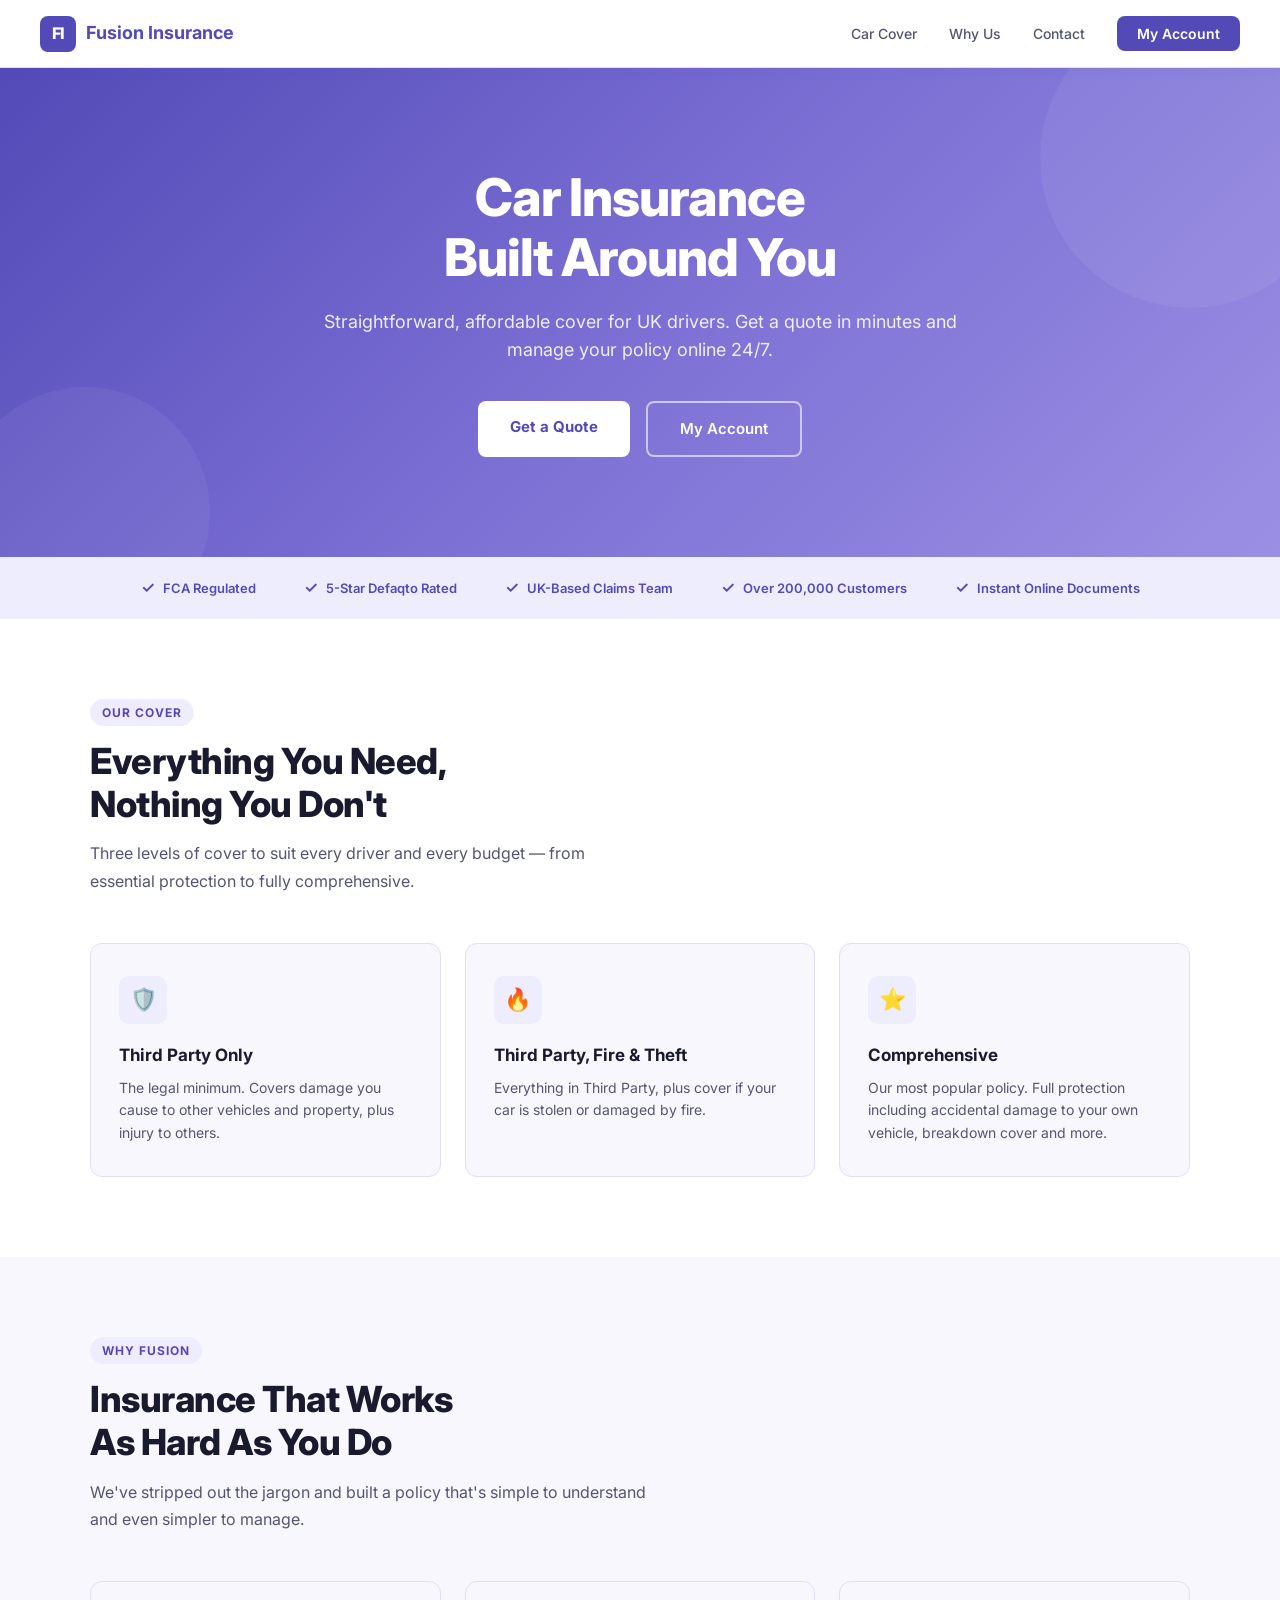
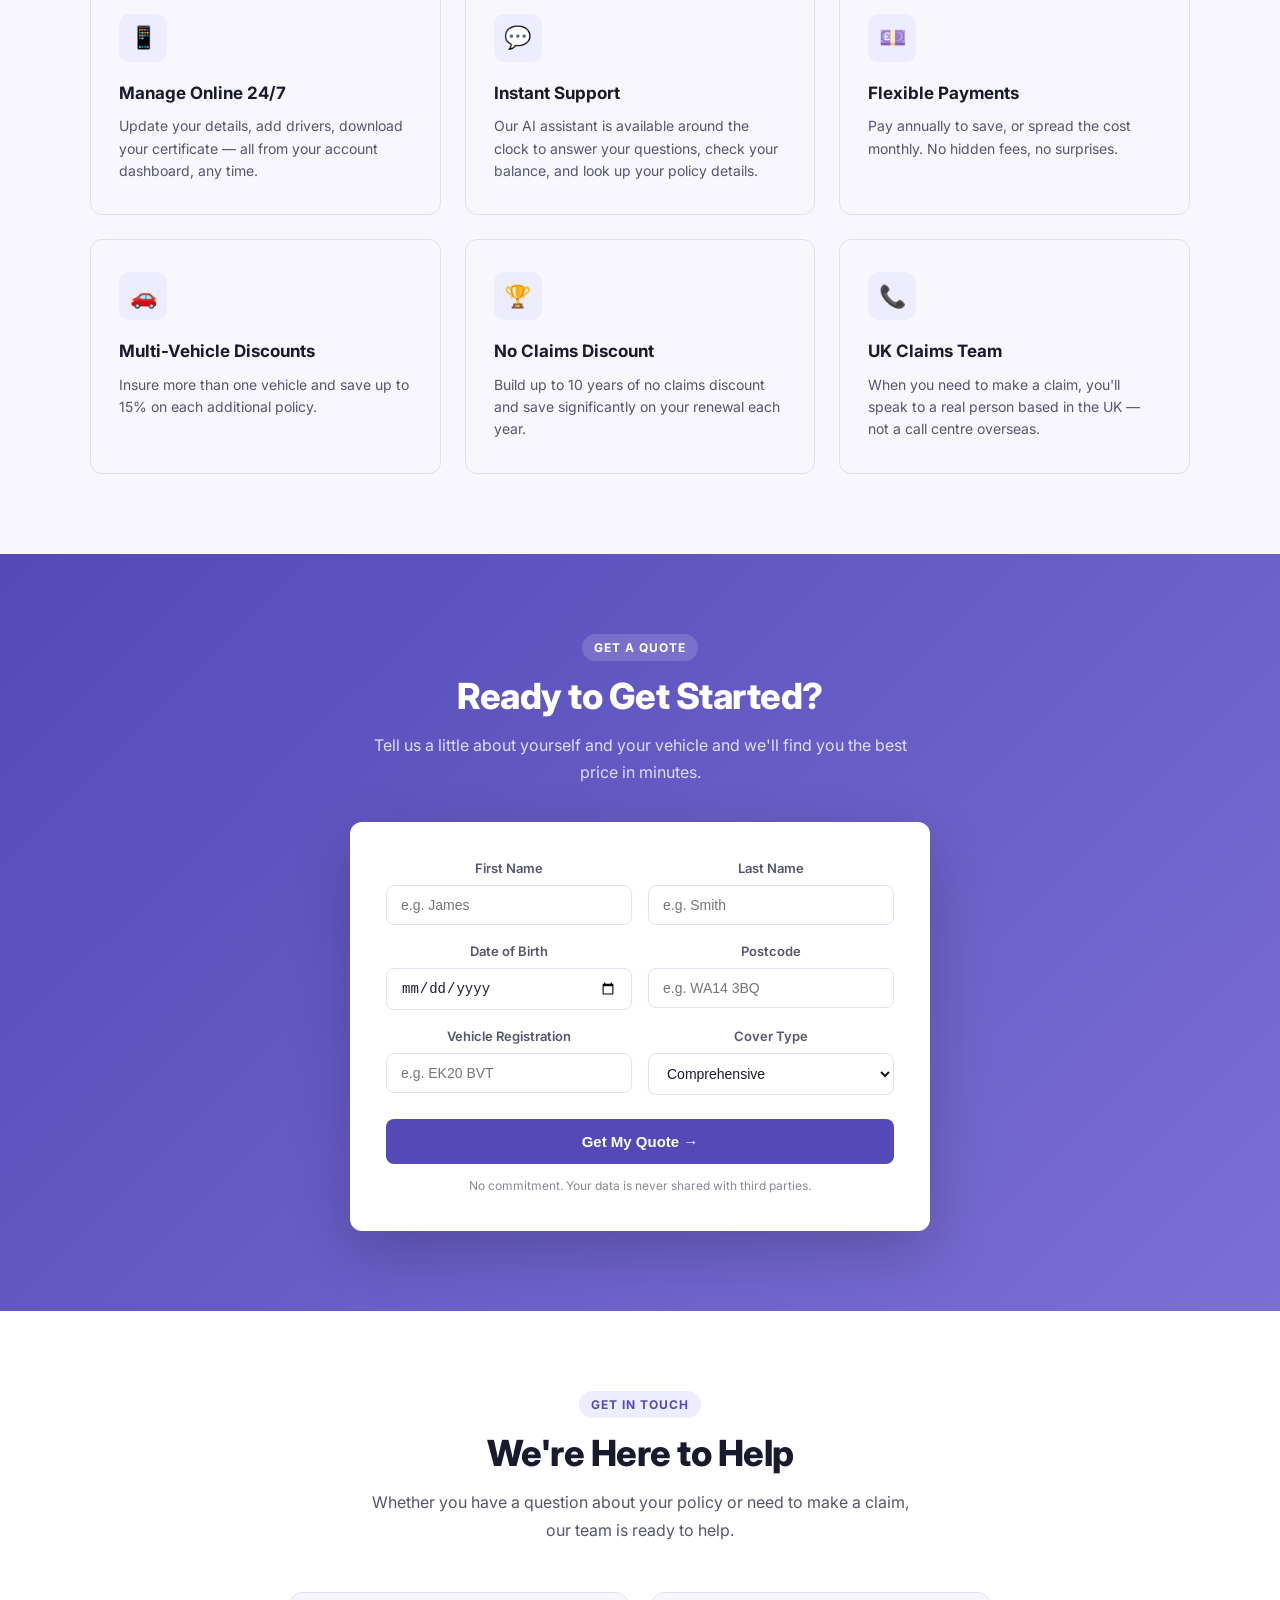
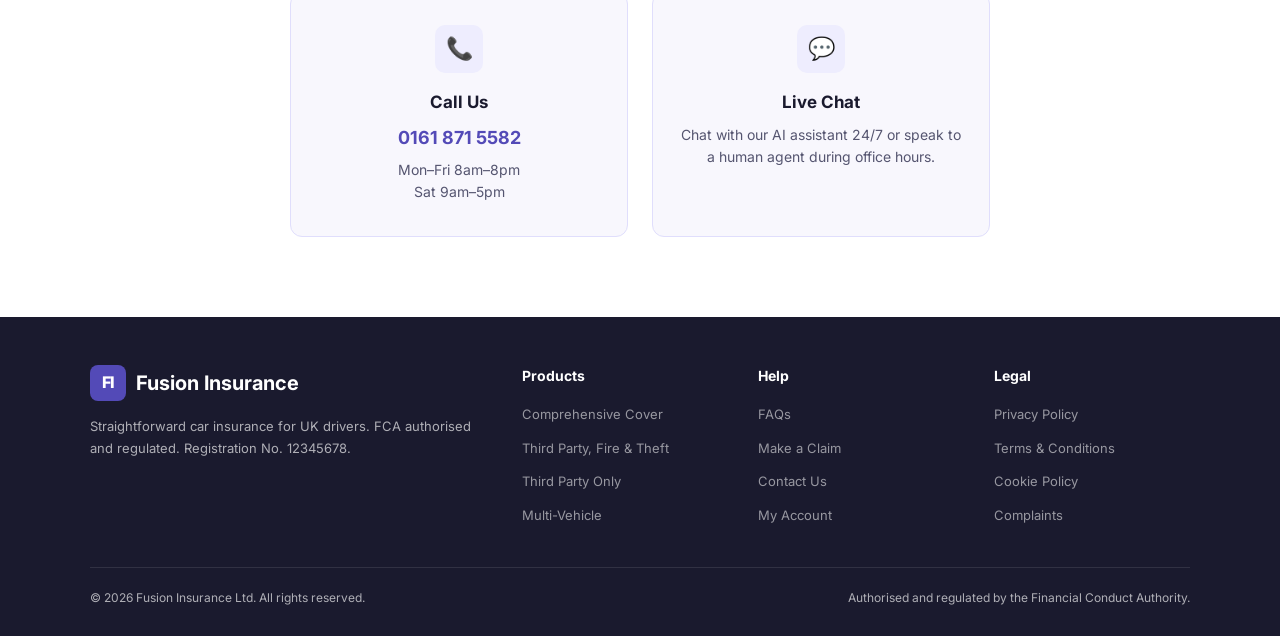
<file: index.html>
<!DOCTYPE html>
<html lang="en">
<head>
  <meta charset="UTF-8" />
  <meta name="viewport" content="width=device-width, initial-scale=1.0" />
  <title>Fusion Insurance — Car Insurance Made Simple</title>
  <link rel="stylesheet" href="css/style.css" />
  <link rel="preconnect" href="https://fonts.googleapis.com" />
  <link href="https://fonts.googleapis.com/css2?family=Inter:wght@400;500;600;700;800&display=swap" rel="stylesheet" />
</head>
<body>

<nav>
  <a href="index.html" class="nav-logo">
    <div class="nav-logo-icon">FI</div>
    <span class="nav-logo-text">Fusion Insurance</span>
  </a>
  <ul class="nav-links">
    <li><a href="#cover">Car Cover</a></li>
    <li><a href="#features">Why Us</a></li>
    <li><a href="#contact">Contact</a></li>
    <li><a href="account.html" class="nav-cta">My Account</a></li>
  </ul>
</nav>

<section class="hero">
  <div class="hero-content">
    <h1>Car Insurance<br/>Built Around You</h1>
    <p>Straightforward, affordable cover for UK drivers. Get a quote in minutes and manage your policy online 24/7.</p>
    <div class="hero-buttons">
      <a href="#quote" class="btn-primary">Get a Quote</a>
      <a href="account.html" class="btn-outline">My Account</a>
    </div>
  </div>
</section>

<div class="trust-bar">
  <div class="trust-item"><span class="trust-icon">✓</span> FCA Regulated</div>
  <div class="trust-item"><span class="trust-icon">✓</span> 5-Star Defaqto Rated</div>
  <div class="trust-item"><span class="trust-icon">✓</span> UK-Based Claims Team</div>
  <div class="trust-item"><span class="trust-icon">✓</span> Over 200,000 Customers</div>
  <div class="trust-item"><span class="trust-icon">✓</span> Instant Online Documents</div>
</div>

<section id="cover" style="background: var(--white);">
  <div class="section-inner">
    <span class="section-tag">Our Cover</span>
    <h2 class="section-title">Everything You Need,<br/>Nothing You Don't</h2>
    <p class="section-sub">Three levels of cover to suit every driver and every budget — from essential protection to fully comprehensive.</p>
    <div class="features-grid">
      <div class="feature-card">
        <div class="feature-icon">🛡️</div>
        <h3>Third Party Only</h3>
        <p>The legal minimum. Covers damage you cause to other vehicles and property, plus injury to others.</p>
      </div>
      <div class="feature-card">
        <div class="feature-icon">🔥</div>
        <h3>Third Party, Fire &amp; Theft</h3>
        <p>Everything in Third Party, plus cover if your car is stolen or damaged by fire.</p>
      </div>
      <div class="feature-card">
        <div class="feature-icon">⭐</div>
        <h3>Comprehensive</h3>
        <p>Our most popular policy. Full protection including accidental damage to your own vehicle, breakdown cover and more.</p>
      </div>
    </div>
  </div>
</section>

<section id="features" style="background: var(--off-white);">
  <div class="section-inner">
    <span class="section-tag">Why Fusion</span>
    <h2 class="section-title">Insurance That Works<br/>As Hard As You Do</h2>
    <p class="section-sub">We've stripped out the jargon and built a policy that's simple to understand and even simpler to manage.</p>
    <div class="features-grid" style="margin-top: 48px;">
      <div class="feature-card">
        <div class="feature-icon">📱</div>
        <h3>Manage Online 24/7</h3>
        <p>Update your details, add drivers, download your certificate — all from your account dashboard, any time.</p>
      </div>
      <div class="feature-card">
        <div class="feature-icon">💬</div>
        <h3>Instant Support</h3>
        <p>Our AI assistant is available around the clock to answer your questions, check your balance, and look up your policy details.</p>
      </div>
      <div class="feature-card">
        <div class="feature-icon">💷</div>
        <h3>Flexible Payments</h3>
        <p>Pay annually to save, or spread the cost monthly. No hidden fees, no surprises.</p>
      </div>
      <div class="feature-card">
        <div class="feature-icon">🚗</div>
        <h3>Multi-Vehicle Discounts</h3>
        <p>Insure more than one vehicle and save up to 15% on each additional policy.</p>
      </div>
      <div class="feature-card">
        <div class="feature-icon">🏆</div>
        <h3>No Claims Discount</h3>
        <p>Build up to 10 years of no claims discount and save significantly on your renewal each year.</p>
      </div>
      <div class="feature-card">
        <div class="feature-icon">📞</div>
        <h3>UK Claims Team</h3>
        <p>When you need to make a claim, you'll speak to a real person based in the UK — not a call centre overseas.</p>
      </div>
    </div>
  </div>
</section>

<section id="quote" class="quote-section">
  <div class="section-inner">
    <span class="section-tag" style="background: rgba(255,255,255,0.15); color: white;">Get a Quote</span>
    <h2 class="section-title">Ready to Get Started?</h2>
    <p class="section-sub">Tell us a little about yourself and your vehicle and we'll find you the best price in minutes.</p>
    <div class="quote-form">
      <div class="form-row">
        <div class="form-group">
          <label>First Name</label>
          <input type="text" placeholder="e.g. James" />
        </div>
        <div class="form-group">
          <label>Last Name</label>
          <input type="text" placeholder="e.g. Smith" />
        </div>
      </div>
      <div class="form-row">
        <div class="form-group">
          <label>Date of Birth</label>
          <input type="date" />
        </div>
        <div class="form-group">
          <label>Postcode</label>
          <input type="text" placeholder="e.g. WA14 3BQ" />
        </div>
      </div>
      <div class="form-row">
        <div class="form-group">
          <label>Vehicle Registration</label>
          <input type="text" placeholder="e.g. EK20 BVT" />
        </div>
        <div class="form-group">
          <label>Cover Type</label>
          <select>
            <option>Comprehensive</option>
            <option>Third Party, Fire &amp; Theft</option>
            <option>Third Party Only</option>
          </select>
        </div>
      </div>
      <button class="btn-submit">Get My Quote →</button>
      <p style="font-size:12px; color: var(--text-light); margin-top: 12px; text-align: center;">No commitment. Your data is never shared with third parties.</p>
    </div>
  </div>
</section>

<section id="contact" style="background: var(--white);">
  <div class="section-inner" style="text-align: center;">
    <span class="section-tag">Get In Touch</span>
    <h2 class="section-title">We're Here to Help</h2>
    <p class="section-sub" style="margin: 0 auto 48px;">Whether you have a question about your policy or need to make a claim, our team is ready to help.</p>
    <div class="features-grid" style="max-width: 700px; margin: 0 auto; grid-template-columns: 1fr 1fr;">
      <div class="feature-card" style="text-align: center;">
        <div class="feature-icon" style="margin: 0 auto 16px;">📞</div>
        <h3>Call Us</h3>
        <p style="font-size: 18px; font-weight: 700; color: var(--purple); margin-top: 8px;">0161 871 5582</p>
        <p style="margin-top: 6px;">Mon–Fri 8am–8pm<br/>Sat 9am–5pm</p>
      </div>
      <div class="feature-card" style="text-align: center;">
        <div class="feature-icon" style="margin: 0 auto 16px;">💬</div>
        <h3>Live Chat</h3>
        <p style="margin-top: 8px;">Chat with our AI assistant 24/7 or speak to a human agent during office hours.</p>
      </div>
    </div>
  </div>
</section>

<footer>
  <div class="footer-inner">
    <div class="footer-brand">
      <div class="nav-logo">
        <div class="nav-logo-icon">FI</div>
        <span class="nav-logo-text">Fusion Insurance</span>
      </div>
      <p style="margin-top: 14px;">Straightforward car insurance for UK drivers. FCA authorised and regulated. Registration No. 12345678.</p>
    </div>
    <div class="footer-col">
      <h4>Products</h4>
      <ul>
        <li><a href="#">Comprehensive Cover</a></li>
        <li><a href="#">Third Party, Fire &amp; Theft</a></li>
        <li><a href="#">Third Party Only</a></li>
        <li><a href="#">Multi-Vehicle</a></li>
      </ul>
    </div>
    <div class="footer-col">
      <h4>Help</h4>
      <ul>
        <li><a href="#">FAQs</a></li>
        <li><a href="#">Make a Claim</a></li>
        <li><a href="#">Contact Us</a></li>
        <li><a href="account.html">My Account</a></li>
      </ul>
    </div>
    <div class="footer-col">
      <h4>Legal</h4>
      <ul>
        <li><a href="#">Privacy Policy</a></li>
        <li><a href="#">Terms &amp; Conditions</a></li>
        <li><a href="#">Cookie Policy</a></li>
        <li><a href="#">Complaints</a></li>
      </ul>
    </div>
  </div>
  <div class="footer-bottom">
    <span>© 2026 Fusion Insurance Ltd. All rights reserved.</span>
    <span>Authorised and regulated by the Financial Conduct Authority.</span>
  </div>
</footer>

<!-- Start of Talkdesk Code -->
    <script>
      var webchat;
      (function(window, document, node, props, configs) {
        if (window.TalkdeskChatSDK) {
          console.error("TalkdeskChatSDK already included");
          return;
        }
        var divContainer = document.createElement("div");
        divContainer.id = node;
        document.body.appendChild(divContainer);
        var src = "https://talkdeskchatsdk.talkdeskapp.com/v2/talkdeskchatsdk.js";
        var script = document.createElement("script");
        var firstScriptTag = document.getElementsByTagName("script")[0];
        script.type = "text/javascript";
        script.charset = "UTF-8";
        script.id = "tdwebchatscript";
        script.src = src;
        script.async = true;
        firstScriptTag.parentNode.insertBefore(script, firstScriptTag);
        script.onload = function() {
          webchat = TalkdeskChatSDK(node, props);
          webchat.init(configs);
        };
      })(
        window,
        document,
        "tdWebchat",
        { touchpointId: "0b958a5d9d1643c98250ab67be76542e", accountId: "", region: "td-eu-1" },
        { enableValidation: false, enableEmoji: true, enableUserInput: true, enableAttachments: true }
      );
    </script>
<!-- End of Talkdesk Code -->
</body>
</html>
</file>
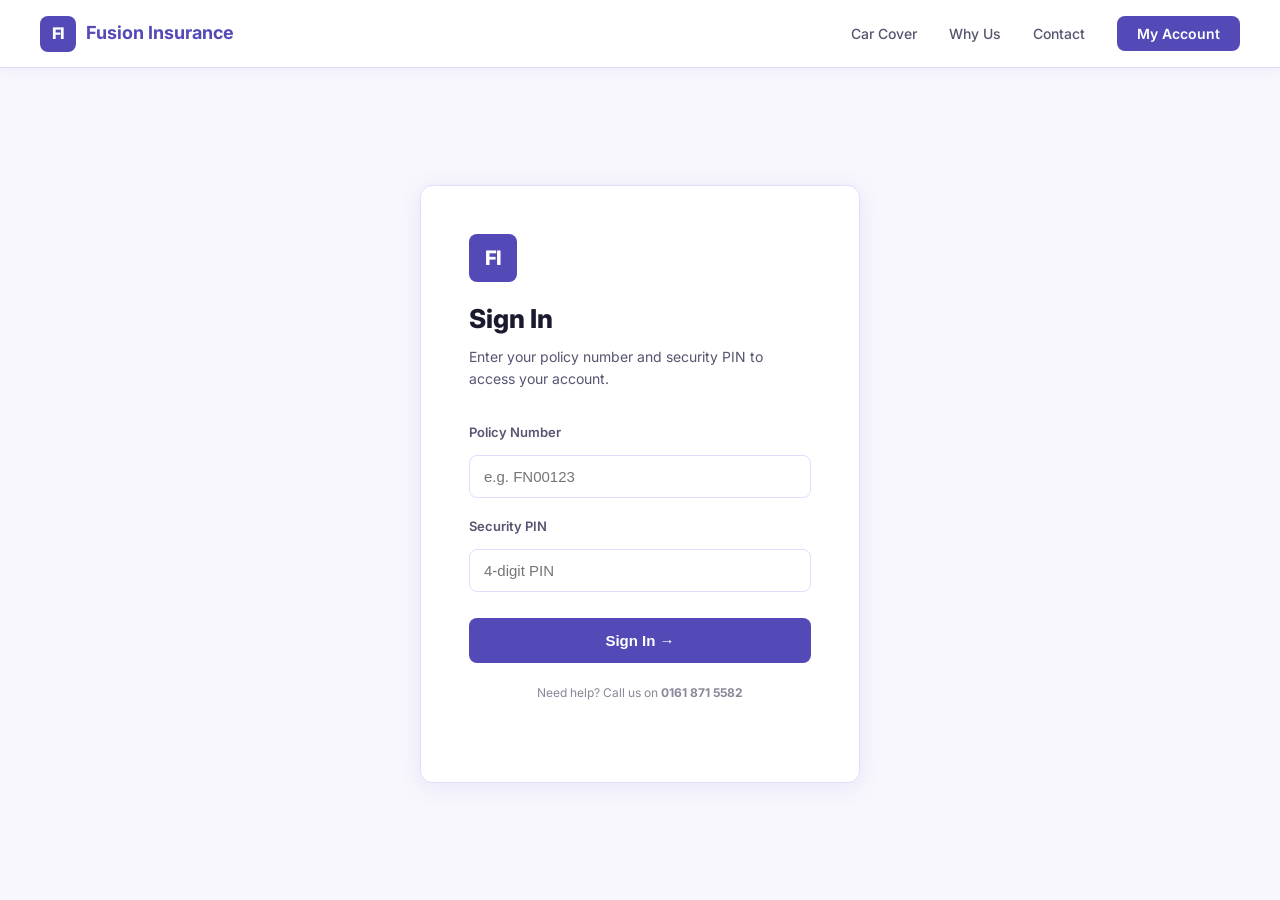
<file: account.html>
<!DOCTYPE html>
<html lang="en">
<head>
  <meta charset="UTF-8" />
  <meta name="viewport" content="width=device-width, initial-scale=1.0" />
  <title>My Account — Fusion Insurance</title>
  <link rel="stylesheet" href="css/style.css" />
  <link rel="preconnect" href="https://fonts.googleapis.com" />
  <link href="https://fonts.googleapis.com/css2?family=Inter:wght@400;500;600;700;800&display=swap" rel="stylesheet" />
</head>
<body>

<nav>
  <a href="index.html" class="nav-logo">
    <div class="nav-logo-icon">FI</div>
    <span class="nav-logo-text">Fusion Insurance</span>
  </a>
  <ul class="nav-links">
    <li><a href="index.html#cover">Car Cover</a></li>
    <li><a href="index.html#features">Why Us</a></li>
    <li><a href="index.html#contact">Contact</a></li>
    <li><a href="account.html" class="nav-cta">My Account</a></li>
  </ul>
</nav>

<!-- LOGIN PANEL -->
<div class="login-page" id="loginPanel">
  <div class="login-card">
    <div style="margin-bottom: 24px;">
      <div class="nav-logo-icon" style="width: 48px; height: 48px; font-size: 20px; margin-bottom: 16px;">FI</div>
      <h2>Sign In</h2>
      <p>Enter your policy number and security PIN to access your account.</p>
    </div>

    <div class="login-error" id="loginError">
      The details you entered don't match our records. Please try again.
    </div>

    <div class="login-form">
      <div class="form-group">
        <label>Policy Number</label>
        <input type="text" id="policyInput" placeholder="e.g. FN00123" autocomplete="off" />
      </div>
      <div class="form-group">
        <label>Security PIN</label>
        <input type="password" id="pinInput" placeholder="4-digit PIN" maxlength="4" autocomplete="off" />
      </div>
      <button class="login-btn" onclick="handleLogin()">Sign In →</button>
    </div>

    <p style="font-size: 12px; color: var(--text-light); margin-top: 20px; text-align: center;">
      Need help? Call us on <strong>0161 871 5582</strong>
    </p>
  </div>
</div>

<!-- DASHBOARD PANEL -->
<div class="dashboard-page" id="dashboardPanel" style="display: none;">
  <div class="dashboard-inner">

    <div class="dashboard-header" style="display: flex; justify-content: space-between; align-items: flex-start;">
      <div>
        <h2 id="welcomeMsg">Welcome back</h2>
        <p id="policyRef">Policy reference loading...</p>
      </div>
      <a href="#" class="logout-btn" onclick="handleLogout()">Sign Out</a>
    </div>

    <div class="dashboard-grid" id="dashGrid">
      <!-- injected by JS -->
    </div>

  </div>
</div>

<script src="js/data.js"></script>
<script>
  function handleLogin() {
    const policy = document.getElementById("policyInput").value.trim();
    const pin = document.getElementById("pinInput").value.trim();
    const error = document.getElementById("loginError");

    const result = lookupCustomer(policy, pin);

    if (!result.found || !result.verified) {
      error.style.display = "block";
      document.getElementById("pinInput").value = "";
      return;
    }

    error.style.display = "none";
    sessionStorage.setItem("fusionCustomer", JSON.stringify(result));
    showDashboard(result);
  }

  document.getElementById("pinInput").addEventListener("keydown", function(e) {
    if (e.key === "Enter") handleLogin();
  });

  function handleLogout() {
    sessionStorage.removeItem("fusionCustomer");
    document.getElementById("dashboardPanel").style.display = "none";
    document.getElementById("loginPanel").style.display = "flex";
    document.getElementById("policyInput").value = "";
    document.getElementById("pinInput").value = "";
  }

  function formatCurrency(val) {
    return "£" + parseFloat(val).toFixed(2).replace(/\B(?=(\d{3})+(?!\d))/g, ",");
  }

  function showDashboard(c) {
    document.getElementById("loginPanel").style.display = "none";
    document.getElementById("dashboardPanel").style.display = "block";

    document.getElementById("welcomeMsg").textContent = "Welcome back, " + c.name.split(" ")[0] + "!";
    document.getElementById("policyRef").innerHTML = `Policy <strong>${c.policy_number}</strong> &nbsp;|&nbsp; <span class="status-badge status-${c.status}">${c.status === "past_due" ? "⚠ Payment Overdue" : "✓ Active"}</span>`;

    const grid = document.getElementById("dashGrid");

    const vehicleRows = c.vehicles.map(v => `
      <div class="vehicle-item">
        <div class="vehicle-icon">🚗</div>
        <div class="vehicle-details">
          <div class="make">${v.make} (${v.year})</div>
          <div class="reg">${v.reg}</div>
        </div>
      </div>
    `).join("");

    const driverRows = c.drivers.map(d => `
      <div class="driver-item">
        <div class="driver-icon">👤</div>
        <div class="driver-name">${d}</div>
      </div>
    `).join("");

    grid.innerHTML = `
      <!-- Balance -->
      <div class="dash-card">
        <h3><span>💷</span> Balance</h3>
        <div class="balance-amount">${formatCurrency(c.balance_due)}</div>
        <div class="balance-due">Next payment: ${c.due_date}</div>
        <div style="margin-top: 8px;">
          <div class="info-row">
            <span class="info-label">Payment Frequency</span>
            <span class="info-value">${c.payment_frequency}</span>
          </div>
        </div>
      </div>

      <!-- Policy Details -->
      <div class="dash-card">
        <h3><span>📋</span> Policy Details</h3>
        <div class="info-row">
          <span class="info-label">Policy Number</span>
          <span class="info-value">${c.policy_number}</span>
        </div>
        <div class="info-row">
          <span class="info-label">Cover Type</span>
          <span class="info-value">${c.policy_type}</span>
        </div>
        <div class="info-row">
          <span class="info-label">No Claims Discount</span>
          <span class="info-value">${c.ncd_years} year${c.ncd_years !== 1 ? "s" : ""}</span>
        </div>
        <div class="info-row">
          <span class="info-label">Status</span>
          <span class="info-value"><span class="status-badge status-${c.status}">${c.status === "past_due" ? "Past Due" : "Active"}</span></span>
        </div>
      </div>

      <!-- Vehicles -->
      <div class="dash-card">
        <h3><span>🚗</span> Your Vehicles</h3>
        ${vehicleRows}
      </div>

      <!-- Drivers -->
      <div class="dash-card">
        <h3><span>👤</span> Named Drivers</h3>
        ${driverRows}
      </div>

      <!-- Address -->
      <div class="dash-card full-width">
        <h3><span>📍</span> Policy Address</h3>
        <div class="info-row">
          <span class="info-label">Registered Address</span>
          <span class="info-value">${c.address}</span>
        </div>
        <p style="font-size: 13px; color: var(--text-light); margin-top: 12px;">Need to update your address? Call us on <strong>0161 871 5582</strong> or use the live chat below.</p>
      </div>
    `;
  }

  // Auto-login if session exists
  window.addEventListener("DOMContentLoaded", function() {
    const saved = sessionStorage.getItem("fusionCustomer");
    if (saved) {
      showDashboard(JSON.parse(saved));
    }
  });
</script>

<!-- Start of Talkdesk Code -->
    <script>
      var webchat;
      (function(window, document, node, props, configs) {
        if (window.TalkdeskChatSDK) {
          console.error("TalkdeskChatSDK already included");
          return;
        }
        var divContainer = document.createElement("div");
        divContainer.id = node;
        document.body.appendChild(divContainer);
        var src = "https://talkdeskchatsdk.talkdeskapp.com/v2/talkdeskchatsdk.js";
        var script = document.createElement("script");
        var firstScriptTag = document.getElementsByTagName("script")[0];
        script.type = "text/javascript";
        script.charset = "UTF-8";
        script.id = "tdwebchatscript";
        script.src = src;
        script.async = true;
        firstScriptTag.parentNode.insertBefore(script, firstScriptTag);
        script.onload = function() {
          webchat = TalkdeskChatSDK(node, props);
          webchat.init(configs);
        };
      })(
        window,
        document,
        "tdWebchat",
        { touchpointId: "0b958a5d9d1643c98250ab67be76542e", accountId: "", region: "td-eu-1" },
        { enableValidation: false, enableEmoji: true, enableUserInput: true, enableAttachments: true }
      );
    </script>
<!-- End of Talkdesk Code -->
</body>
</html>
</file>
<file: css/style.css>
:root {
  --purple: #534AB7;
  --purple-dark: #3D3690;
  --purple-light: #EEEDFE;
  --purple-mid: #CECBF6;
  --text-dark: #1A1A2E;
  --text-mid: #555570;
  --text-light: #888899;
  --white: #ffffff;
  --off-white: #F8F7FD;
  --border: #E0DEFC;
  --success: #2E7D32;
  --success-bg: #EAF3DE;
  --warning: #A32D2D;
  --warning-bg: #FCEBEB;
  --shadow: 0 4px 24px rgba(83,74,183,0.10);
  --radius: 12px;
  --radius-sm: 8px;
}

* { margin: 0; padding: 0; box-sizing: border-box; }

body {
  font-family: 'Inter', -apple-system, BlinkMacSystemFont, 'Segoe UI', sans-serif;
  color: var(--text-dark);
  background: var(--white);
  line-height: 1.6;
}

/* NAV */
nav {
  background: var(--white);
  border-bottom: 1px solid var(--border);
  padding: 0 40px;
  display: flex;
  align-items: center;
  justify-content: space-between;
  height: 68px;
  position: sticky;
  top: 0;
  z-index: 100;
  box-shadow: 0 2px 12px rgba(83,74,183,0.07);
}

.nav-logo {
  display: flex;
  align-items: center;
  gap: 10px;
  text-decoration: none;
}

.nav-logo-icon {
  width: 36px;
  height: 36px;
  background: var(--purple);
  border-radius: 8px;
  display: flex;
  align-items: center;
  justify-content: center;
  color: white;
  font-weight: 800;
  font-size: 16px;
  letter-spacing: -1px;
}

.nav-logo-text {
  font-size: 18px;
  font-weight: 700;
  color: var(--purple);
}

.nav-links {
  display: flex;
  align-items: center;
  gap: 32px;
  list-style: none;
}

.nav-links a {
  text-decoration: none;
  color: var(--text-mid);
  font-size: 14px;
  font-weight: 500;
  transition: color 0.2s;
}

.nav-links a:hover { color: var(--purple); }

.nav-cta {
  background: var(--purple);
  color: var(--white) !important;
  padding: 9px 20px;
  border-radius: var(--radius-sm);
  font-weight: 600 !important;
  transition: background 0.2s !important;
}

.nav-cta:hover { background: var(--purple-dark) !important; color: white !important; }

/* HERO */
.hero {
  background: linear-gradient(135deg, var(--purple) 0%, #7B6FD4 50%, #9B8FE4 100%);
  color: white;
  padding: 100px 40px;
  text-align: center;
  position: relative;
  overflow: hidden;
}

.hero::before {
  content: '';
  position: absolute;
  top: -60px; right: -60px;
  width: 300px; height: 300px;
  background: rgba(255,255,255,0.06);
  border-radius: 50%;
}

.hero::after {
  content: '';
  position: absolute;
  bottom: -80px; left: -40px;
  width: 250px; height: 250px;
  background: rgba(255,255,255,0.05);
  border-radius: 50%;
}

.hero-content { position: relative; z-index: 1; max-width: 700px; margin: 0 auto; }

.hero h1 {
  font-size: 52px;
  font-weight: 800;
  line-height: 1.15;
  margin-bottom: 20px;
  letter-spacing: -1px;
}

.hero p {
  font-size: 18px;
  opacity: 0.88;
  margin-bottom: 36px;
  line-height: 1.6;
}

.hero-buttons { display: flex; gap: 16px; justify-content: center; flex-wrap: wrap; }

.btn-primary {
  background: white;
  color: var(--purple);
  padding: 14px 32px;
  border-radius: var(--radius-sm);
  font-weight: 700;
  font-size: 15px;
  text-decoration: none;
  transition: transform 0.2s, box-shadow 0.2s;
  display: inline-block;
}

.btn-primary:hover { transform: translateY(-2px); box-shadow: 0 8px 24px rgba(0,0,0,0.15); }

.btn-outline {
  background: transparent;
  color: white;
  border: 2px solid rgba(255,255,255,0.6);
  padding: 14px 32px;
  border-radius: var(--radius-sm);
  font-weight: 600;
  font-size: 15px;
  text-decoration: none;
  transition: border-color 0.2s, background 0.2s;
  display: inline-block;
}

.btn-outline:hover { border-color: white; background: rgba(255,255,255,0.1); }

/* TRUST BAR */
.trust-bar {
  background: var(--purple-light);
  padding: 18px 40px;
  display: flex;
  justify-content: center;
  gap: 48px;
  flex-wrap: wrap;
}

.trust-item {
  display: flex;
  align-items: center;
  gap: 8px;
  font-size: 13px;
  font-weight: 600;
  color: var(--purple);
}

.trust-icon { font-size: 16px; }

/* SECTIONS */
section { padding: 80px 40px; }

.section-inner { max-width: 1100px; margin: 0 auto; }

.section-tag {
  display: inline-block;
  background: var(--purple-light);
  color: var(--purple);
  font-size: 12px;
  font-weight: 700;
  letter-spacing: 1px;
  text-transform: uppercase;
  padding: 4px 12px;
  border-radius: 20px;
  margin-bottom: 14px;
}

.section-title {
  font-size: 36px;
  font-weight: 800;
  color: var(--text-dark);
  margin-bottom: 14px;
  letter-spacing: -0.5px;
  line-height: 1.2;
}

.section-sub {
  font-size: 16px;
  color: var(--text-mid);
  max-width: 560px;
  line-height: 1.7;
}

/* FEATURES GRID */
.features-grid {
  display: grid;
  grid-template-columns: repeat(3, 1fr);
  gap: 24px;
  margin-top: 48px;
}

.feature-card {
  background: var(--off-white);
  border: 1px solid var(--border);
  border-radius: var(--radius);
  padding: 32px 28px;
  transition: box-shadow 0.2s, transform 0.2s;
}

.feature-card:hover { box-shadow: var(--shadow); transform: translateY(-3px); }

.feature-icon {
  width: 48px; height: 48px;
  background: var(--purple-light);
  border-radius: 10px;
  display: flex; align-items: center; justify-content: center;
  font-size: 22px;
  margin-bottom: 18px;
}

.feature-card h3 { font-size: 17px; font-weight: 700; margin-bottom: 8px; color: var(--text-dark); }
.feature-card p { font-size: 14px; color: var(--text-mid); line-height: 1.6; }

/* QUOTE SECTION */
.quote-section {
  background: linear-gradient(135deg, var(--purple) 0%, #7B6FD4 100%);
  color: white;
  text-align: center;
}

.quote-section .section-title { color: white; }
.quote-section .section-sub { color: rgba(255,255,255,0.8); margin: 0 auto 36px; }

.quote-form {
  background: white;
  border-radius: var(--radius);
  padding: 36px;
  max-width: 580px;
  margin: 0 auto;
  box-shadow: 0 20px 60px rgba(0,0,0,0.2);
}

.form-row { display: grid; grid-template-columns: 1fr 1fr; gap: 16px; margin-bottom: 16px; }

.form-group { display: flex; flex-direction: column; gap: 6px; }
.form-group label { font-size: 13px; font-weight: 600; color: var(--text-mid); }

.form-group input, .form-group select {
  padding: 11px 14px;
  border: 1.5px solid var(--border);
  border-radius: var(--radius-sm);
  font-size: 14px;
  color: var(--text-dark);
  transition: border-color 0.2s;
  outline: none;
  background: white;
}

.form-group input:focus, .form-group select:focus { border-color: var(--purple); }

.btn-submit {
  width: 100%;
  background: var(--purple);
  color: white;
  border: none;
  padding: 14px;
  border-radius: var(--radius-sm);
  font-size: 15px;
  font-weight: 700;
  cursor: pointer;
  transition: background 0.2s;
  margin-top: 8px;
}

.btn-submit:hover { background: var(--purple-dark); }

/* FOOTER */
footer {
  background: var(--text-dark);
  color: rgba(255,255,255,0.65);
  padding: 48px 40px 28px;
}

.footer-inner {
  max-width: 1100px;
  margin: 0 auto;
  display: grid;
  grid-template-columns: 2fr 1fr 1fr 1fr;
  gap: 40px;
  padding-bottom: 32px;
  border-bottom: 1px solid rgba(255,255,255,0.1);
}

.footer-brand .nav-logo-text { color: white; font-size: 20px; }
.footer-brand p { font-size: 13px; line-height: 1.7; margin-top: 12px; }

.footer-col h4 { color: white; font-size: 14px; font-weight: 700; margin-bottom: 14px; }
.footer-col ul { list-style: none; }
.footer-col ul li { margin-bottom: 8px; }
.footer-col ul li a { color: rgba(255,255,255,0.55); text-decoration: none; font-size: 13px; transition: color 0.2s; }
.footer-col ul li a:hover { color: white; }

.footer-bottom {
  max-width: 1100px;
  margin: 20px auto 0;
  display: flex;
  justify-content: space-between;
  align-items: center;
  font-size: 12px;
}

/* LOGIN PAGE */
.login-page {
  min-height: calc(100vh - 68px);
  background: var(--off-white);
  display: flex;
  align-items: center;
  justify-content: center;
  padding: 40px 20px;
}

.login-card {
  background: white;
  border-radius: var(--radius);
  padding: 48px;
  width: 100%;
  max-width: 440px;
  box-shadow: var(--shadow);
  border: 1px solid var(--border);
}

.login-card h2 { font-size: 26px; font-weight: 800; color: var(--text-dark); margin-bottom: 6px; }
.login-card p { font-size: 14px; color: var(--text-mid); margin-bottom: 32px; }

.login-form .form-group { margin-bottom: 18px; }

.login-form .form-group label {
  font-size: 13px;
  font-weight: 600;
  color: var(--text-mid);
  display: block;
  margin-bottom: 6px;
}

.login-form .form-group input {
  width: 100%;
  padding: 12px 14px;
  border: 1.5px solid var(--border);
  border-radius: var(--radius-sm);
  font-size: 15px;
  color: var(--text-dark);
  transition: border-color 0.2s;
  outline: none;
}

.login-form .form-group input:focus { border-color: var(--purple); }

.login-btn {
  width: 100%;
  background: var(--purple);
  color: white;
  border: none;
  padding: 14px;
  border-radius: var(--radius-sm);
  font-size: 15px;
  font-weight: 700;
  cursor: pointer;
  transition: background 0.2s;
  margin-top: 8px;
}

.login-btn:hover { background: var(--purple-dark); }

.login-error {
  background: var(--warning-bg);
  color: var(--warning);
  border: 1px solid #F5BEBE;
  border-radius: var(--radius-sm);
  padding: 12px 14px;
  font-size: 13px;
  font-weight: 600;
  margin-bottom: 18px;
  display: none;
}

/* DASHBOARD */
.dashboard-page {
  min-height: calc(100vh - 68px);
  background: var(--off-white);
  padding: 40px;
}

.dashboard-inner { max-width: 960px; margin: 0 auto; }

.dashboard-header {
  margin-bottom: 32px;
}

.dashboard-header h2 { font-size: 28px; font-weight: 800; color: var(--text-dark); }
.dashboard-header p { font-size: 15px; color: var(--text-mid); margin-top: 4px; }

.status-badge {
  display: inline-flex;
  align-items: center;
  gap: 6px;
  padding: 4px 12px;
  border-radius: 20px;
  font-size: 12px;
  font-weight: 700;
  text-transform: uppercase;
  letter-spacing: 0.5px;
}

.status-active { background: var(--success-bg); color: var(--success); }
.status-past_due { background: var(--warning-bg); color: var(--warning); }

.dashboard-grid {
  display: grid;
  grid-template-columns: 1fr 1fr;
  gap: 20px;
}

.dash-card {
  background: white;
  border: 1px solid var(--border);
  border-radius: var(--radius);
  padding: 28px;
  box-shadow: 0 2px 8px rgba(83,74,183,0.05);
}

.dash-card h3 {
  font-size: 13px;
  font-weight: 700;
  color: var(--text-light);
  text-transform: uppercase;
  letter-spacing: 0.8px;
  margin-bottom: 18px;
  display: flex;
  align-items: center;
  gap: 8px;
}

.dash-card h3 span { font-size: 16px; }

.info-row {
  display: flex;
  justify-content: space-between;
  align-items: flex-start;
  padding: 10px 0;
  border-bottom: 1px solid var(--border);
  gap: 12px;
}

.info-row:last-child { border-bottom: none; }

.info-label { font-size: 13px; color: var(--text-light); font-weight: 500; min-width: 130px; }
.info-value { font-size: 14px; color: var(--text-dark); font-weight: 600; text-align: right; }

.vehicle-item, .driver-item {
  display: flex;
  align-items: center;
  gap: 12px;
  padding: 12px 0;
  border-bottom: 1px solid var(--border);
}

.vehicle-item:last-child, .driver-item:last-child { border-bottom: none; }

.vehicle-icon, .driver-icon {
  width: 38px; height: 38px;
  background: var(--purple-light);
  border-radius: 8px;
  display: flex; align-items: center; justify-content: center;
  font-size: 18px;
  flex-shrink: 0;
}

.vehicle-details .make { font-size: 14px; font-weight: 700; color: var(--text-dark); }
.vehicle-details .reg {
  font-size: 12px;
  color: var(--text-light);
  background: var(--off-white);
  border: 1px solid var(--border);
  padding: 2px 8px;
  border-radius: 4px;
  display: inline-block;
  margin-top: 2px;
  font-family: monospace;
  letter-spacing: 1px;
}

.driver-name { font-size: 14px; font-weight: 600; color: var(--text-dark); }

.balance-amount {
  font-size: 36px;
  font-weight: 800;
  color: var(--purple);
  margin-bottom: 4px;
}

.balance-due { font-size: 13px; color: var(--text-mid); }

.logout-btn {
  background: transparent;
  color: var(--text-mid);
  border: 1.5px solid var(--border);
  padding: 8px 18px;
  border-radius: var(--radius-sm);
  font-size: 13px;
  font-weight: 600;
  cursor: pointer;
  transition: all 0.2s;
  text-decoration: none;
  display: inline-block;
}

.logout-btn:hover { border-color: var(--purple); color: var(--purple); }

.full-width { grid-column: 1 / -1; }

@media (max-width: 768px) {
  nav { padding: 0 20px; }
  .nav-links { display: none; }
  .hero { padding: 60px 20px; }
  .hero h1 { font-size: 34px; }
  .features-grid { grid-template-columns: 1fr; }
  .footer-inner { grid-template-columns: 1fr 1fr; }
  .dashboard-grid { grid-template-columns: 1fr; }
  .dashboard-page { padding: 20px; }
  .form-row { grid-template-columns: 1fr; }
}
</file>
